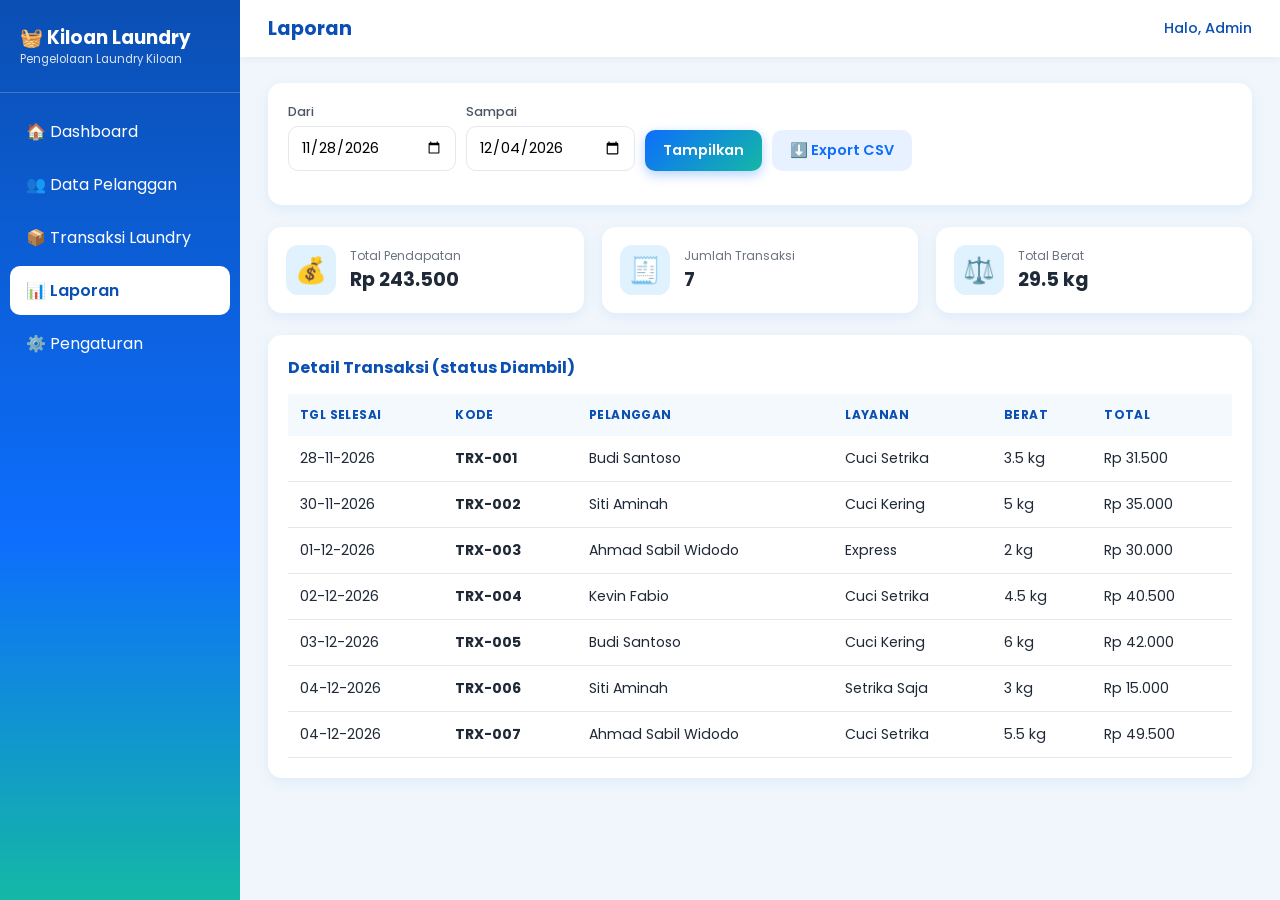
<file: laporan.html>
<!DOCTYPE html>
<html lang="id">
<head>
<meta charset="UTF-8">
<meta name="viewport" content="width=device-width, initial-scale=1.0">
<title>Laporan - Laundry Kiloan</title>
<link rel="icon" href="data:image/svg+xml,%3Csvg xmlns='http://www.w3.org/2000/svg' viewBox='0 0 100 100'%3E%3Ctext y='.9em' font-size='90'%3E🧺%3C/text%3E%3C/svg%3E">
<link href="https://fonts.googleapis.com/css2?family=Poppins:wght@400;500;600;700&display=swap" rel="stylesheet">
<link rel="stylesheet" href="css/style.css">
</head>
<body>

<!-- SIDEBAR NAVIGASI (sama di semua halaman) -->
<aside class="sidebar" id="sidebar">
  <div class="brand">🧺 Kiloan Laundry<small>Pengelolaan Laundry Kiloan</small></div>
  <ul class="menu" id="menu">
    <li><a href="index.html">🏠 Dashboard</a></li>
    <li><a href="pelanggan.html">👥 Data Pelanggan</a></li>
    <li><a href="transaksi.html">📦 Transaksi Laundry</a></li>
    <li class="active"><a href="laporan.html">📊 Laporan</a></li>
    <li><a href="pengaturan.html">⚙️ Pengaturan</a></li>
  </ul>
</aside>

<div class="main">
  <header class="header">
    <button class="burger" id="burger" aria-label="Menu">☰</button>
    <h2>Laporan</h2>
    <span class="user">Halo, Admin</span>
  </header>

  <section class="page" id="page-laporan">
    <div class="box"><div class="bar">
      <div><label>Dari</label><input type="date" id="lapDari"></div>
      <div><label>Sampai</label><input type="date" id="lapSampai"></div>
      <button class="btn btn-p" id="btnLap" style="align-self:flex-end">Tampilkan</button>
      <button class="btn" id="btnCsv" style="align-self:flex-end">⬇️ Export CSV</button>
    </div></div>
    <div class="stats" style="grid-template-columns:repeat(3,1fr)">
      <div class="stat"><div class="ico">💰</div><div><small>Total Pendapatan</small><b id="lapUang">Rp 0</b></div></div>
      <div class="stat"><div class="ico">🧾</div><div><small>Jumlah Transaksi</small><b id="lapJml">0</b></div></div>
      <div class="stat"><div class="ico">⚖️</div><div><small>Total Berat</small><b id="lapKg">0 kg</b></div></div>
    </div>
    <div class="box"><h3>Detail Transaksi (status Diambil)</h3><div class="tw"><table><thead><tr><th>Tgl Selesai</th><th>Kode</th><th>Pelanggan</th><th>Layanan</th><th>Berat</th><th>Total</th></tr></thead><tbody id="tbLap"></tbody></table></div></div>
  </section>
</div>

<div id="toasts"></div>

<script src="js/app.js"></script>
<script src="js/laporan.js"></script>
</body>
</html>
</file>
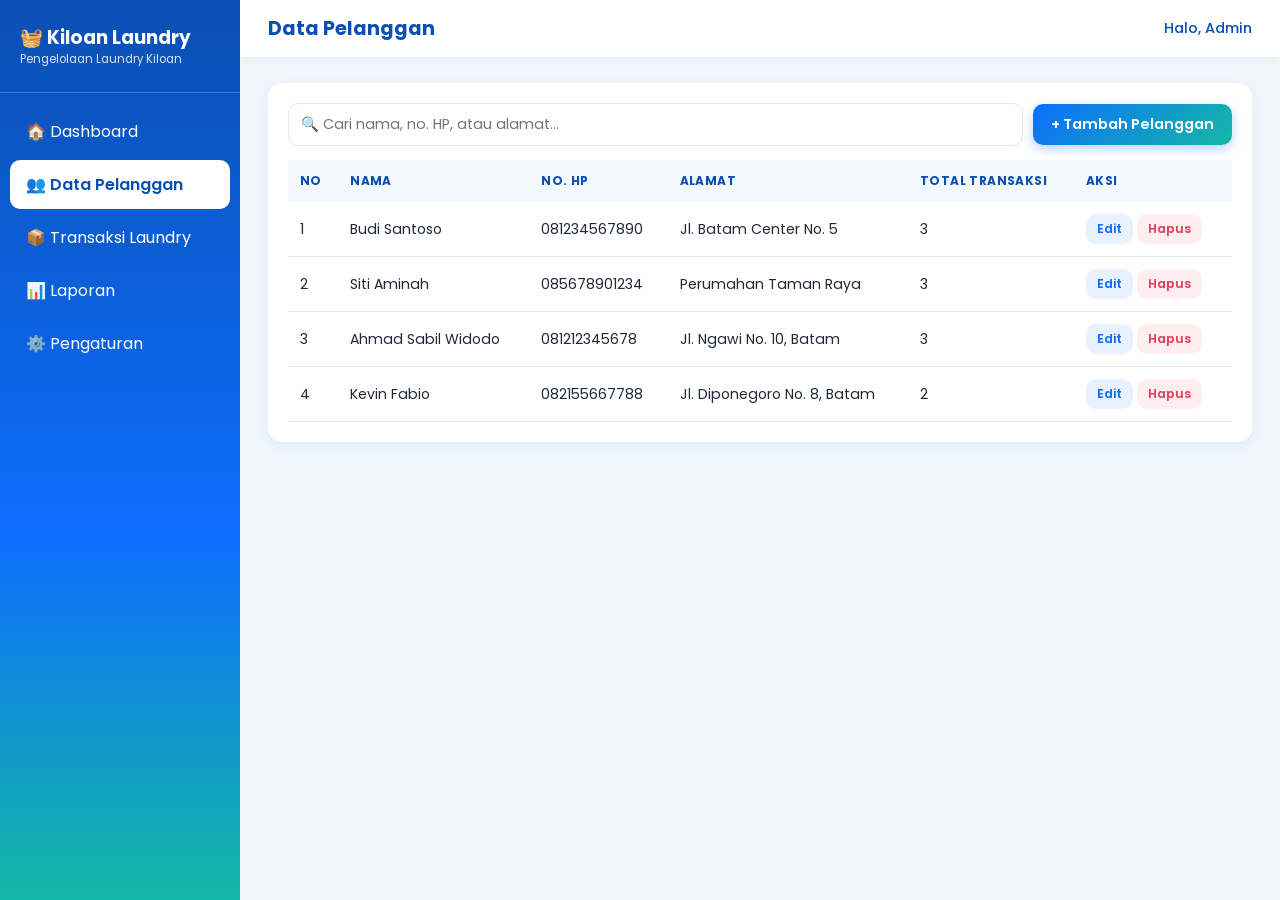
<file: pelanggan.html>
<!DOCTYPE html>
<html lang="id">
<head>
<meta charset="UTF-8">
<meta name="viewport" content="width=device-width, initial-scale=1.0">
<title>Data Pelanggan - Laundry Kiloan</title>
<link rel="icon" href="data:image/svg+xml,%3Csvg xmlns='http://www.w3.org/2000/svg' viewBox='0 0 100 100'%3E%3Ctext y='.9em' font-size='90'%3E🧺%3C/text%3E%3C/svg%3E">
<link href="https://fonts.googleapis.com/css2?family=Poppins:wght@400;500;600;700&display=swap" rel="stylesheet">
<link rel="stylesheet" href="css/style.css">
</head>
<body>

<!-- SIDEBAR NAVIGASI (sama di semua halaman) -->
<aside class="sidebar" id="sidebar">
  <div class="brand">🧺 Kiloan Laundry<small>Pengelolaan Laundry Kiloan</small></div>
  <ul class="menu" id="menu">
    <li><a href="index.html">🏠 Dashboard</a></li>
    <li class="active"><a href="pelanggan.html">👥 Data Pelanggan</a></li>
    <li><a href="transaksi.html">📦 Transaksi Laundry</a></li>
    <li><a href="laporan.html">📊 Laporan</a></li>
    <li><a href="pengaturan.html">⚙️ Pengaturan</a></li>
  </ul>
</aside>

<div class="main">
  <header class="header">
    <button class="burger" id="burger" aria-label="Menu">☰</button>
    <h2>Data Pelanggan</h2>
    <span class="user">Halo, Admin</span>
  </header>

  <section class="page" id="page-pelanggan">
    <div class="box">
      <div class="bar"><input id="cariPel" placeholder="🔍 Cari nama, no. HP, atau alamat..."><button class="btn btn-p" id="btnTambahPel">+ Tambah Pelanggan</button></div>
      <div class="tw"><table><thead><tr><th>No</th><th>Nama</th><th>No. HP</th><th>Alamat</th><th>Total Transaksi</th><th>Aksi</th></tr></thead><tbody id="tbPel"></tbody></table></div>
    </div>
  </section>
</div>

<!-- MODAL PELANGGAN -->
<div class="overlay" id="modalPel"><div class="modal">
  <h3 id="modalPelJudul">Tambah Pelanggan</h3>
  <input type="hidden" id="pelId">
  <div class="fg"><label>Nama *</label><input id="pelNama"><div class="err" id="ePelNama"></div></div>
  <div class="fg"><label>No. HP *</label><input id="pelHp" inputmode="numeric" placeholder="08xxxxxxxxxx"><div class="err" id="ePelHp"></div></div>
  <div class="fg"><label>Alamat</label><textarea id="pelAlamat" rows="2"></textarea></div>
  <div class="acts"><button class="btn" id="btnBatalPel">Batal</button><button class="btn btn-p" id="btnSimpanPel">Simpan</button></div>
</div></div>
<div id="toasts"></div>

<script src="js/app.js"></script>
<script src="js/pelanggan.js"></script>
</body>
</html>
</file>
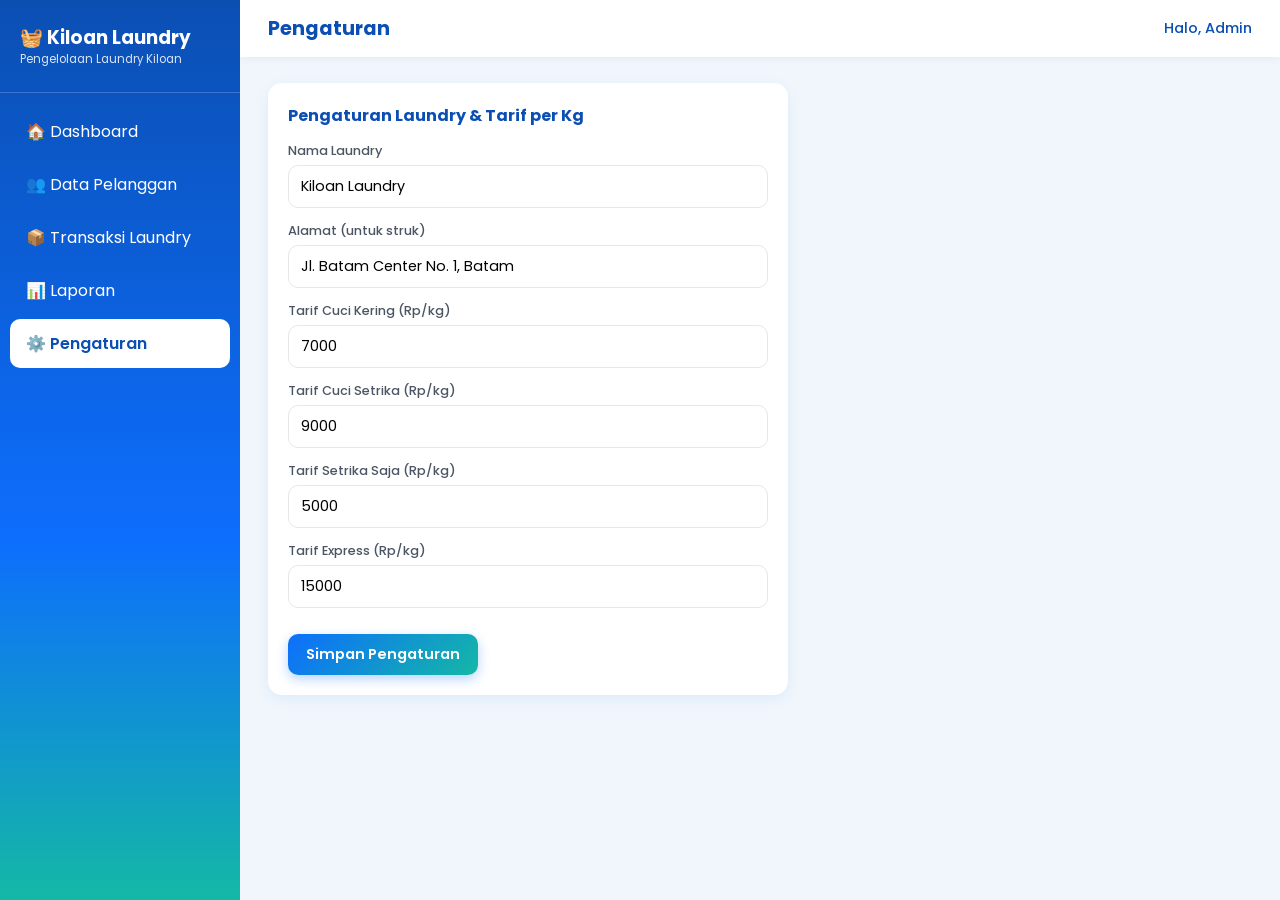
<file: pengaturan.html>
<!DOCTYPE html>
<html lang="id">
<head>
<meta charset="UTF-8">
<meta name="viewport" content="width=device-width, initial-scale=1.0">
<title>Pengaturan - Laundry Kiloan</title>
<link rel="icon" href="data:image/svg+xml,%3Csvg xmlns='http://www.w3.org/2000/svg' viewBox='0 0 100 100'%3E%3Ctext y='.9em' font-size='90'%3E🧺%3C/text%3E%3C/svg%3E">
<link href="https://fonts.googleapis.com/css2?family=Poppins:wght@400;500;600;700&display=swap" rel="stylesheet">
<link rel="stylesheet" href="css/style.css">
</head>
<body>

<!-- SIDEBAR NAVIGASI (sama di semua halaman) -->
<aside class="sidebar" id="sidebar">
  <div class="brand">🧺 Kiloan Laundry<small>Pengelolaan Laundry Kiloan</small></div>
  <ul class="menu" id="menu">
    <li><a href="index.html">🏠 Dashboard</a></li>
    <li><a href="pelanggan.html">👥 Data Pelanggan</a></li>
    <li><a href="transaksi.html">📦 Transaksi Laundry</a></li>
    <li><a href="laporan.html">📊 Laporan</a></li>
    <li class="active"><a href="pengaturan.html">⚙️ Pengaturan</a></li>
  </ul>
</aside>

<div class="main">
  <header class="header">
    <button class="burger" id="burger" aria-label="Menu">☰</button>
    <h2>Pengaturan</h2>
    <span class="user">Halo, Admin</span>
  </header>

  <section class="page" id="page-pengaturan">
    <div class="box" style="max-width:520px">
      <h3>Pengaturan Laundry &amp; Tarif per Kg</h3>
      <div class="fg"><label>Nama Laundry</label><input id="setNama"></div>
      <div class="fg"><label>Alamat (untuk struk)</label><input id="setAlamat"></div>
      <div id="setTarif"></div>
      <div class="err" id="eSet"></div>
      <button class="btn btn-p" id="btnSimpanSet">Simpan Pengaturan</button>
    </div>
  </section>
</div>

<div id="toasts"></div>

<script src="js/app.js"></script>
<script src="js/pengaturan.js"></script>
</body>
</html>
</file>
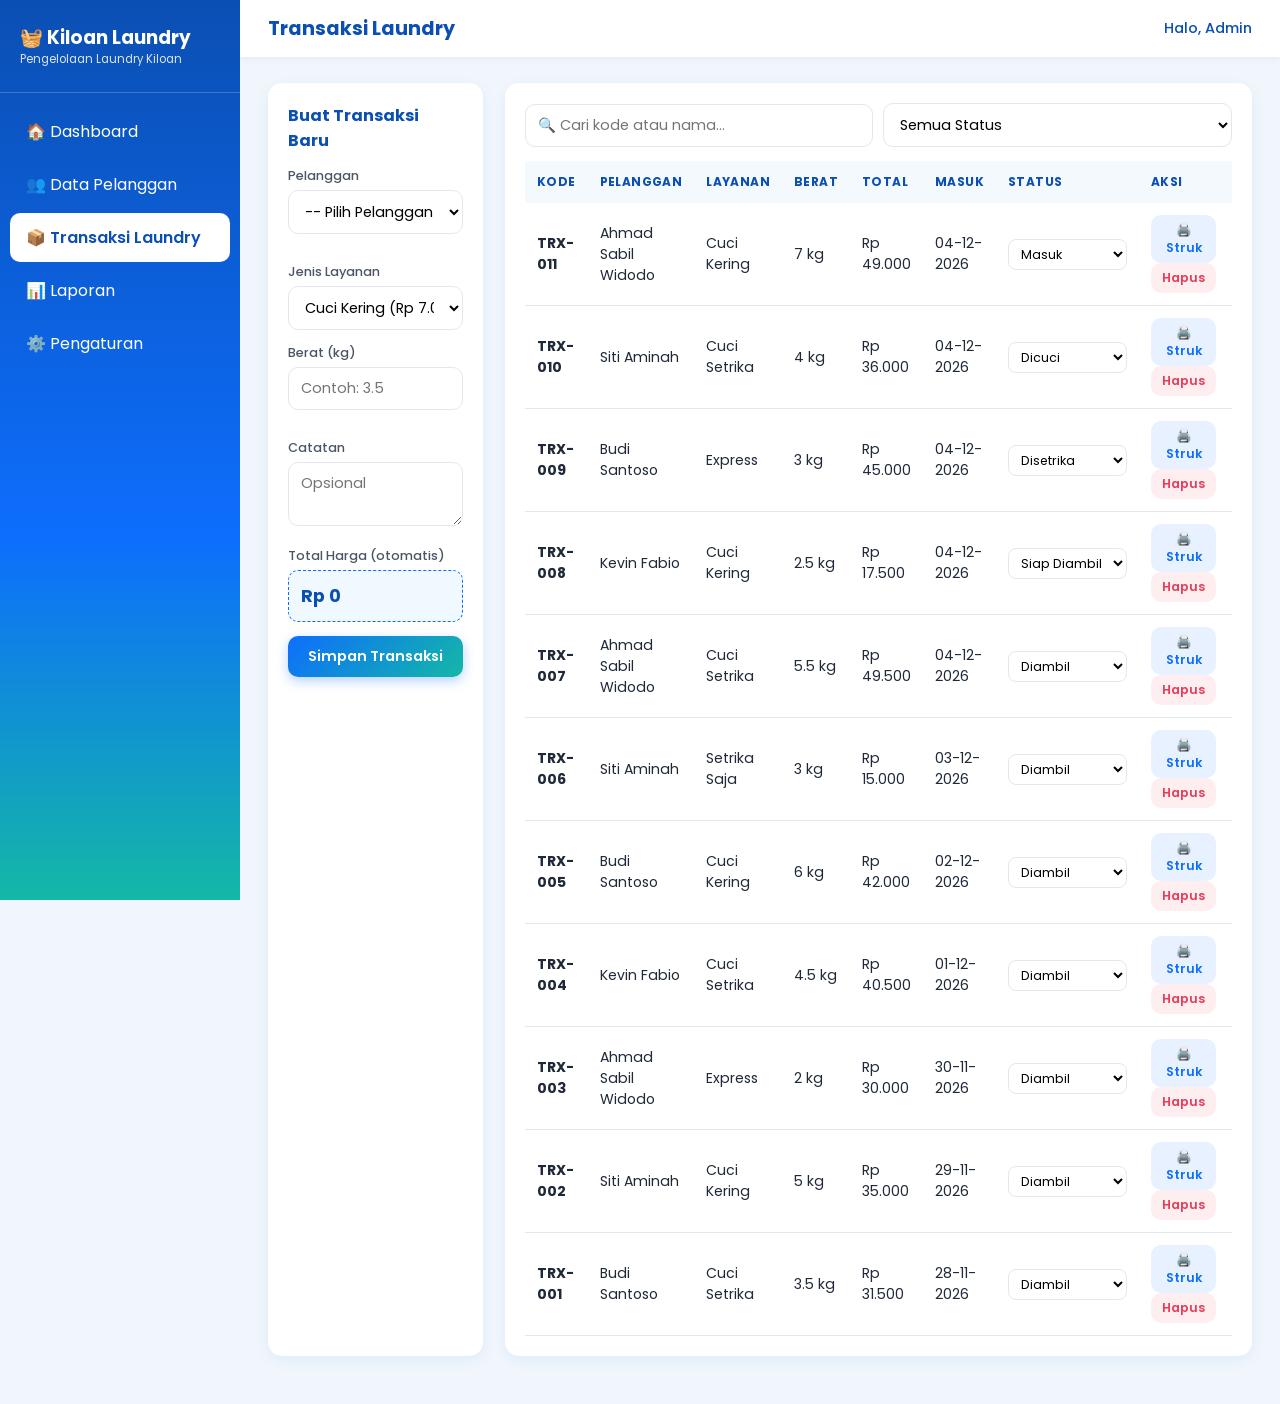
<file: transaksi.html>
<!DOCTYPE html>
<html lang="id">
<head>
<meta charset="UTF-8">
<meta name="viewport" content="width=device-width, initial-scale=1.0">
<title>Transaksi Laundry - Laundry Kiloan</title>
<link rel="icon" href="data:image/svg+xml,%3Csvg xmlns='http://www.w3.org/2000/svg' viewBox='0 0 100 100'%3E%3Ctext y='.9em' font-size='90'%3E🧺%3C/text%3E%3C/svg%3E">
<link href="https://fonts.googleapis.com/css2?family=Poppins:wght@400;500;600;700&display=swap" rel="stylesheet">
<link rel="stylesheet" href="css/style.css">
</head>
<body>

<!-- SIDEBAR NAVIGASI (sama di semua halaman) -->
<aside class="sidebar" id="sidebar">
  <div class="brand">🧺 Kiloan Laundry<small>Pengelolaan Laundry Kiloan</small></div>
  <ul class="menu" id="menu">
    <li><a href="index.html">🏠 Dashboard</a></li>
    <li><a href="pelanggan.html">👥 Data Pelanggan</a></li>
    <li class="active"><a href="transaksi.html">📦 Transaksi Laundry</a></li>
    <li><a href="laporan.html">📊 Laporan</a></li>
    <li><a href="pengaturan.html">⚙️ Pengaturan</a></li>
  </ul>
</aside>

<div class="main">
  <header class="header">
    <button class="burger" id="burger" aria-label="Menu">☰</button>
    <h2>Transaksi Laundry</h2>
    <span class="user">Halo, Admin</span>
  </header>

  <section class="page" id="page-transaksi">
    <div class="grid2" style="grid-template-columns:1fr 2fr">
      <div class="box">
        <h3>Buat Transaksi Baru</h3>
        <div class="fg"><label>Pelanggan</label><select id="trPel"></select><div class="err" id="eTrPel"></div></div>
        <div class="fg"><label>Jenis Layanan</label><select id="trLay"></select></div>
        <div class="fg"><label>Berat (kg)</label><input type="number" id="trBerat" step="0.1" min="0" placeholder="Contoh: 3.5"><div class="err" id="eTrBerat"></div></div>
        <div class="fg"><label>Catatan</label><textarea id="trCat" rows="2" placeholder="Opsional"></textarea></div>
        <div class="fg"><label>Total Harga (otomatis)</label><div class="total-box" id="trTotal">Rp 0</div></div>
        <button class="btn btn-p" id="btnSimpanTr" style="width:100%">Simpan Transaksi</button>
      </div>
      <div class="box">
        <div class="bar"><input id="cariTr" placeholder="🔍 Cari kode atau nama..."><select id="filterStatus"></select></div>
        <div class="tw"><table><thead><tr><th>Kode</th><th>Pelanggan</th><th>Layanan</th><th>Berat</th><th>Total</th><th>Masuk</th><th>Status</th><th>Aksi</th></tr></thead><tbody id="tbTr"></tbody></table></div>
      </div>
    </div>
  </section>
</div>

<div id="receipt"></div>
<div id="toasts"></div>

<script src="js/app.js"></script>
<script src="js/transaksi.js"></script>
</body>
</html>
</file>
<file: css/style.css>
/* ===== STYLE BERSAMA SEMUA HALAMAN ===== */
/* ========== 1. VARIABEL & RESET ========== */
:root{--biru:#0d6efd;--biru-tua:#0b4fb3;--teal:#14b8a6;--bg:#f0f6fb;--teks:#1f2937;--abu:#6b7280;--garis:#e5e7eb;--putih:#fff;--merah:#e53e5c;--hijau:#16a34a}
*{margin:0;padding:0;box-sizing:border-box}
body{font-family:'Poppins','Segoe UI',sans-serif;background:var(--bg);color:var(--teks);display:flex;min-height:100vh}
button,input,select,textarea{font-family:inherit;font-size:.9rem}

/* ========== 2. SIDEBAR ========== */
.sidebar{width:240px;background:linear-gradient(180deg,var(--biru-tua),var(--biru) 60%,var(--teal));color:#fff;position:fixed;inset:0 auto 0 0;z-index:50;transition:transform .3s;display:flex;flex-direction:column}
.brand{padding:24px 20px;font-weight:700;font-size:1.15rem;border-bottom:1px solid rgba(255,255,255,.2)}
.brand small{display:block;font-weight:400;font-size:.72rem;opacity:.85}
.menu{list-style:none;padding:14px 10px}
.menu li a{display:block;color:inherit;text-decoration:none;padding:12px 16px}
.menu li{padding:0;border-radius:10px;cursor:pointer;margin-bottom:4px;transition:background .2s,transform .2s}
.menu li:hover{background:rgba(255,255,255,.15);transform:translateX(3px)}
.menu li.active{background:#fff;color:var(--biru-tua);font-weight:600}

/* ========== 3. KONTEN UTAMA & HEADER ========== */
.main{flex:1;margin-left:240px;min-width:0}
.header{background:#fff;padding:14px 28px;display:flex;align-items:center;gap:14px;box-shadow:0 2px 8px rgba(0,0,0,.05);position:sticky;top:0;z-index:40}
.header h2{font-size:1.2rem;color:var(--biru-tua);flex:1}
.user{font-weight:500;color:var(--biru-tua);font-size:.9rem}
.burger{display:none;background:none;border:none;font-size:1.5rem;cursor:pointer}
.page{padding:26px 28px;animation:slideUp .45s ease}
@keyframes slideUp{from{opacity:0;transform:translateY(20px)}to{opacity:1;transform:none}}

/* ========== 4. KARTU, TABEL, FORM, TOMBOL ========== */
.stats{display:grid;grid-template-columns:repeat(4,1fr);gap:18px;margin-bottom:22px}
.stat{background:#fff;border-radius:14px;padding:18px;display:flex;gap:14px;align-items:center;box-shadow:0 4px 14px rgba(13,110,253,.08);transition:transform .2s}
.stat:hover{transform:translateY(-3px)}
.stat .ico{font-size:1.6rem;width:50px;height:50px;border-radius:12px;display:flex;align-items:center;justify-content:center;background:#e0f2fe}
.stat small{color:var(--abu);font-size:.75rem;display:block}
.stat b{font-size:1.2rem}
.box{background:#fff;border-radius:14px;padding:20px;box-shadow:0 4px 14px rgba(13,110,253,.08);margin-bottom:22px}
.box h3{font-size:1rem;color:var(--biru-tua);margin-bottom:14px}
.bar{display:flex;gap:10px;flex-wrap:wrap;margin-bottom:14px;align-items:center}
.bar h3{margin:0;flex:1}
.grid2{display:grid;grid-template-columns:1fr 1fr;gap:22px}
.tw{overflow-x:auto}
table{width:100%;border-collapse:collapse;font-size:.88rem}
th{background:#f4f9fe;color:var(--biru-tua);text-align:left;padding:12px;font-size:.75rem;text-transform:uppercase;letter-spacing:.4px}
td{padding:12px;border-bottom:1px solid var(--garis);vertical-align:middle}
tbody tr:hover{background:#f7fbff}
.empty{text-align:center;color:var(--abu);padding:22px}
input,select,textarea{width:100%;padding:10px 12px;border:1.5px solid var(--garis);border-radius:10px;outline:none;transition:border-color .2s,box-shadow .2s;background:#fff}
input:focus,select:focus,textarea:focus{border-color:var(--biru);box-shadow:0 0 0 3px rgba(13,110,253,.15)}
.bar input,.bar select{width:auto;flex:1;min-width:150px}
label{display:block;font-size:.8rem;font-weight:500;margin-bottom:5px;color:#4b5563}
.fg{margin-bottom:14px}
.err{color:var(--merah);font-size:.75rem;margin-top:3px;min-height:1em}
.btn{border:none;border-radius:10px;padding:10px 18px;cursor:pointer;font-weight:600;transition:transform .15s,box-shadow .2s,background .2s;background:#e8f1ff;color:var(--biru)}
.btn:hover{transform:translateY(-1px)}
.btn:active{transform:scale(.97)}
.btn-p{background:linear-gradient(135deg,var(--biru),var(--teal));color:#fff;box-shadow:0 4px 12px rgba(13,110,253,.3)}
.btn-d{background:#ffeef0;color:var(--merah)}
.btn-sm{padding:6px 11px;font-size:.78rem;margin-right:4px}
.badge{padding:4px 11px;border-radius:20px;font-size:.72rem;font-weight:600;white-space:nowrap}
.b-masuk{background:#e5e7eb;color:#374151}.b-dicuci{background:#dbeafe;color:#1d4ed8}.b-disetrika{background:#fef3c7;color:#b45309}.b-siap{background:#ccfbf1;color:#0f766e}.b-diambil{background:#dcfce7;color:#15803d}
.stsel{padding:5px 8px;border-radius:8px;font-size:.78rem;width:auto}
.total-box{background:#f0f9ff;border:1.5px dashed var(--biru);border-radius:10px;padding:12px;font-weight:700;color:var(--biru-tua);font-size:1.1rem}

/* ========== 5. MODAL, TOAST, STRUK ========== */
.overlay{position:fixed;inset:0;background:rgba(0,0,0,.45);display:none;align-items:center;justify-content:center;z-index:100;padding:16px}
.overlay.show{display:flex}
.modal{background:#fff;border-radius:16px;padding:24px;width:100%;max-width:440px;animation:slideUp .3s ease}
.modal h3{margin-bottom:16px;color:var(--biru-tua)}
.acts{display:flex;gap:10px;justify-content:flex-end;margin-top:6px}
#toasts{position:fixed;top:18px;right:18px;z-index:200;display:flex;flex-direction:column;gap:8px}
.toast{background:var(--hijau);color:#fff;padding:12px 18px;border-radius:10px;box-shadow:0 6px 18px rgba(0,0,0,.2);animation:slideUp .3s ease;font-size:.88rem}
.toast.error{background:var(--merah)}
#receipt{display:none;font-family:monospace;width:280px;margin:0 auto;font-size:13px}
#receipt hr{border:none;border-top:1px dashed #000;margin:8px 0}
@media print{body>*:not(#receipt){display:none!important}#receipt{display:block}}

/* ========== 6. RESPONSIVE ========== */
@media(max-width:1000px){.stats{grid-template-columns:repeat(2,1fr)}.grid2{grid-template-columns:1fr}}
@media(max-width:768px){.sidebar{transform:translateX(-100%)}.sidebar.open{transform:none}.main{margin-left:0}.burger{display:block}.page{padding:18px 14px}.stats{grid-template-columns:1fr}}
a.btn{text-decoration:none;display:inline-block}
</file>
